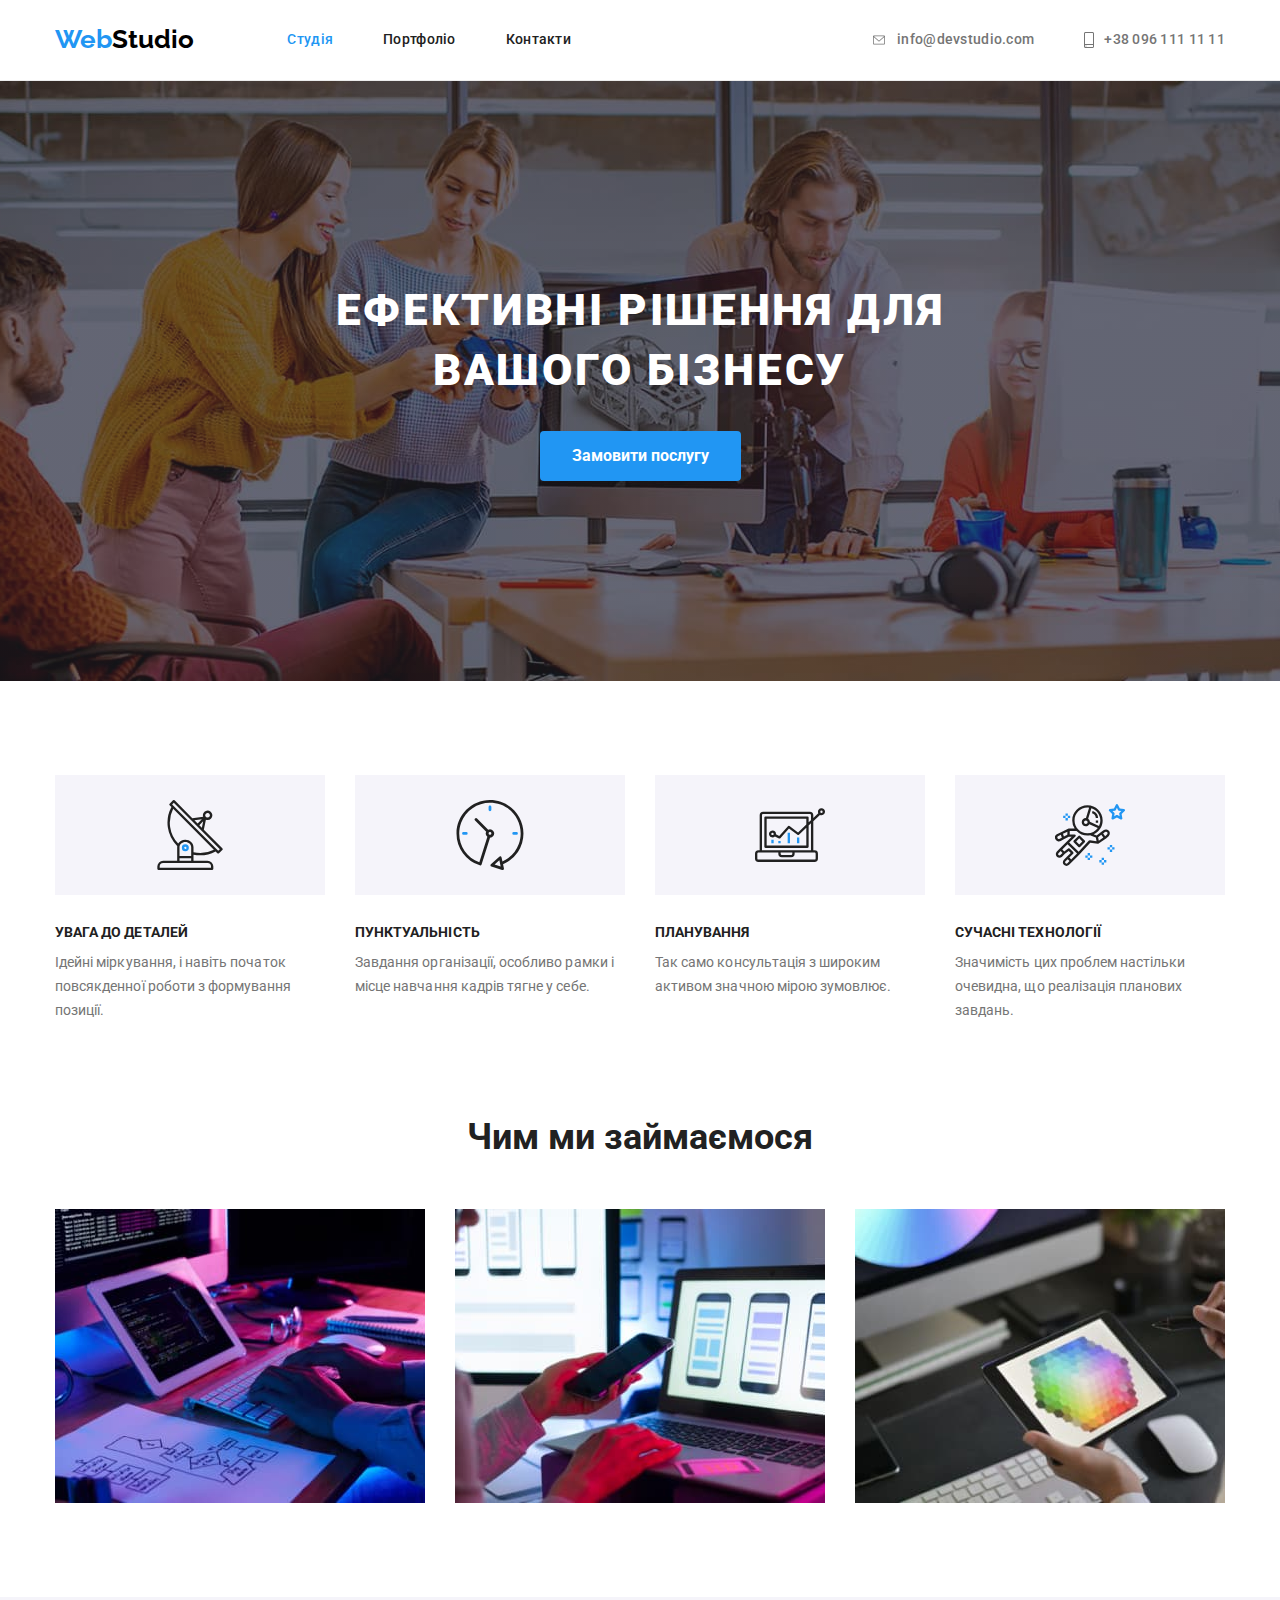
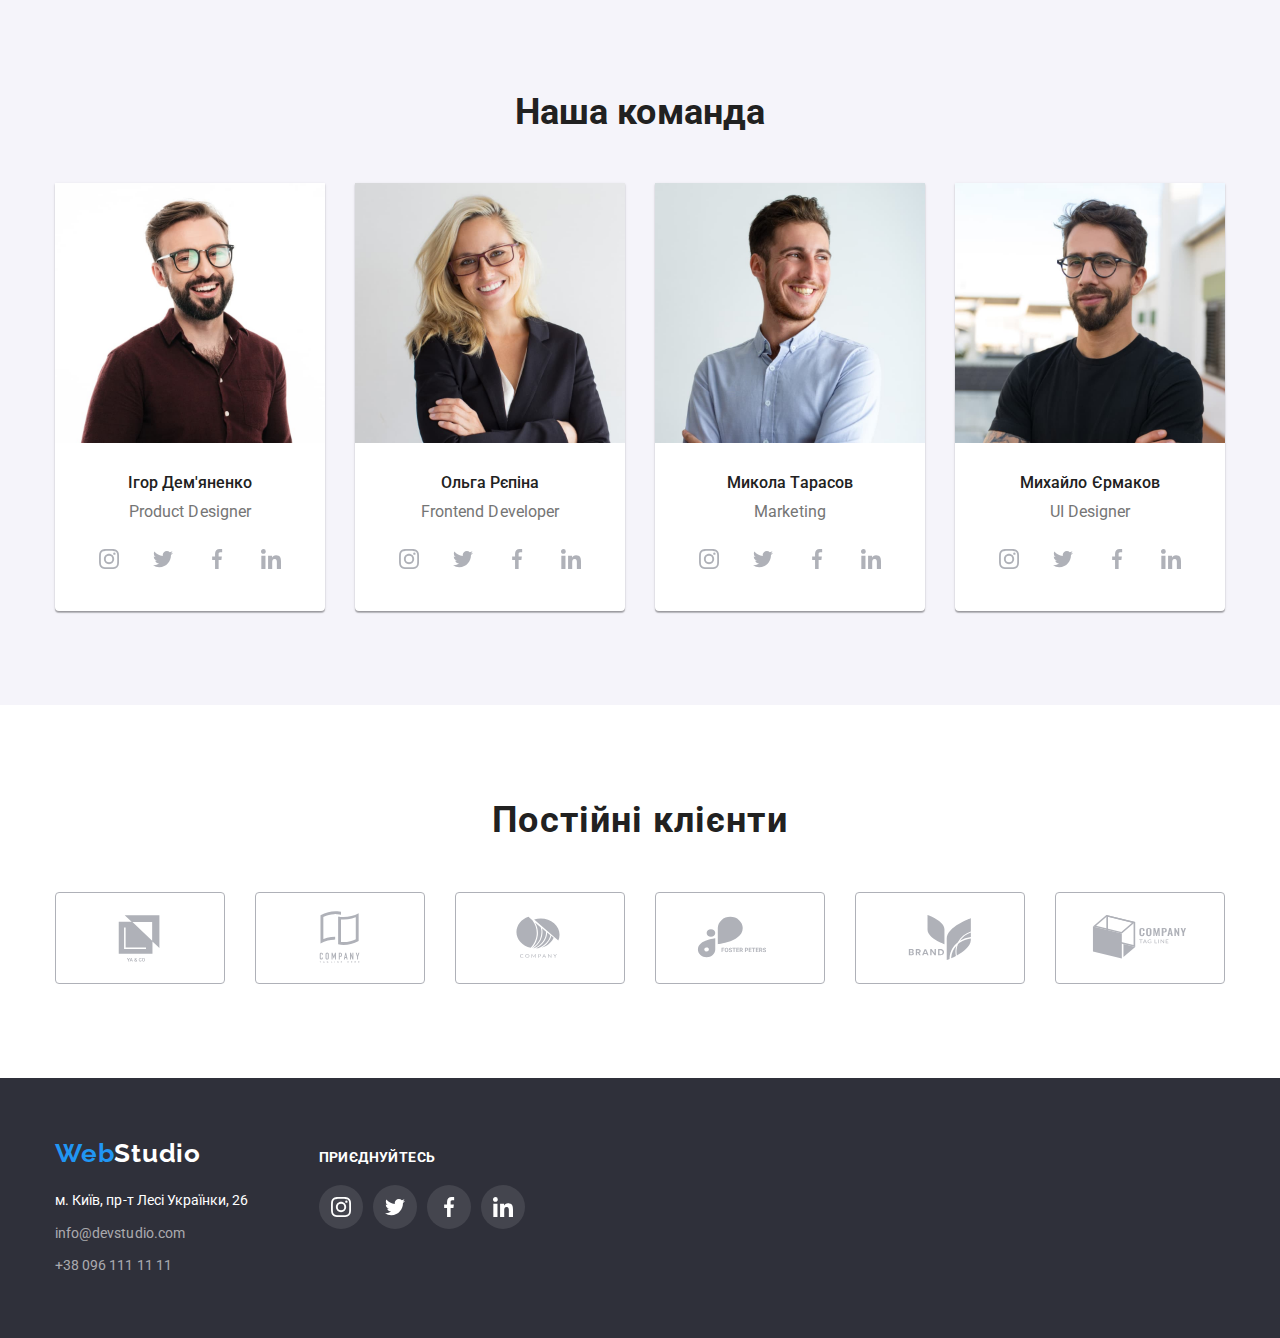
<file: index.html>
<!DOCTYPE html>
<html lang="uk">
  <head>
    <title>WebStudio</title>
    <link
      href="https://fonts.googleapis.com/css2?family=Raleway:wght@700&family=Roboto:wght@400;500;700;900&display=swap"
      rel="stylesheet"
    />
    <link
      rel="stylesheet"
      href="https://cdnjs.cloudflare.com/ajax/libs/modern-normalize/1.1.0/modern-normalize.min.css"
    />
    <link rel="stylesheet" href="./css/styles.css" />
    <meta charset="UTF-8" />
    <meta http-equiv="X-UA-Compatible" content="IE=edge" />
    <meta name="viewport" content="width=device-width, initial-scale=1.0" />
  </head>
  <body>
    <header class="header">
      <div class="container main-nav vertical">
        <a href="./index.html" class="logo"><span>Web</span>Studio</a>
        <nav class="site-nav">
          <ul class="site-nav list">
            <li class="menu"><a href="./index.html" class="link current">Студія</a></li>
            <li class="menu"><a href="./portfolio.html" class="link">Портфоліо</a></li>
            <li class="menu"><a href="" class="link">Контакти</a></li>
          </ul>
        </nav>
        <ul class="list-contact">
          <li class="menu">
            <a href="mailto:info@devstudio.com" class="contact link">
              <svg class="icon-contact" width="16" height="12">
                <use href="./images/icons.svg#icon-envelope-1"></use>
              </svg>
              info@devstudio.com</a
            >
          </li>
          <li class="menu">
            <a href="tel:+380961111111" class="contact link">
              <svg class="icon-contact" width="10" height="16">
                <use href="./images/icons.svg#icon-smartphone-1"></use></svg
              >+38 096 111 11 11</a
            >
          </li>
        </ul>
      </div>
    </header>
    <main>
      <section class="section overlay hero">
        <div class="container vertical">
          <h1 class="hero-title">
            Ефективні рішення для <br />
            вашого бізнесу
          </h1>
          <button type="button" class="main-btn">Замовити послугу</button>
        </div>
      </section>

      <section class="section features">
        <div class="container">
          <h2 class="visually-hidden">Переваги студії</h2>
          <ul class="feature list">
            <li class="feature-item">
              <div class="thumb">
                <svg width="70" height="70">
                  <use href="./images/icons.svg#icon-antenna-1"></use>
                </svg>
              </div>
              <h3 class="title">УВАГА ДО ДЕТАЛЕЙ</h3>
              <p class="text">
                Ідейні міркування, і навіть початок повсякденної роботи з формування позиції.
              </p>
            </li>

            <li class="feature-item">
              <div class="thumb">
                <svg width="70" height="70">
                  <use href="./images/icons.svg#icon-clock-1"></use>
                </svg>
              </div>
              <h3 class="title">ПУНКТУАЛЬНІСТЬ</h3>
              <p class="text">
                Завдання організації, особливо рамки і місце навчання кадрів тягне у себе.
              </p>
            </li>

            <li class="feature-item">
              <div class="thumb">
                <svg width="70" height="70">
                  <use href="./images/icons.svg#icon-diagram-1"></use>
                </svg>
              </div>
              <h3 class="title">ПЛАНУВАННЯ</h3>
              <p class="text">Так само консультація з широким активом значною мірою зумовлює.</p>
            </li>

            <li class="feature-item">
              <div class="thumb">
                <svg width="70" height="70">
                  <use href="./images/icons.svg#icon-astronaut-1"></use>
                </svg>
              </div>
              <h3 class="title">СУЧАСНІ ТЕХНОЛОГІЇ</h3>
              <p class="text">
                Значимість цих проблем настільки очевидна, що реалізація планових завдань.
              </p>
            </li>
          </ul>
        </div>
      </section>

      <section class="section activity">
        <div class="container">
          <h2 class="section-title">Чим ми займаємося</h2>
          <ul class="work list">
            <li class="example">
              <img src="./images/1.jpg" alt="процес написання коду" width="370" />
            </li>
            <li class="example">
              <img src="./images/2.jpg" alt="процес створення макету додатку" width="370" />
            </li>
            <li class="example">
              <img src="./images/3.jpg" alt="обрання кольорової гами" width="370" />
            </li>
          </ul>
        </div>
      </section>

      <section class="section team">
        <div class="container">
          <h2 class="team-title">Наша команда</h2>
          <ul class="member list">
            <li class="unit">
              <img class="unit-img" src="./images/4.jpg" alt="чоловік в окулярах" width="270" />
              <div class="position">
                <h3 class="name">Ігор Дем'яненко</h3>
                <p class="job">Product Designer</p>

                <ul class="team-social list">
                  <li class="social-item">
                    <a href="" class="network link">
                      <svg class="icon-social" width="20" height="20">
                        <use href="./images/icons.svg#icon-instagram-1"></use>
                      </svg>
                    </a>
                  </li>

                  <li class="social-item">
                    <a href="" class="network link">
                      <svg class="icon-social" width="20" height="20">
                        <use href="./images/icons.svg#icon-twitter-1"></use>
                      </svg>
                    </a>
                  </li>
                  <li class="social-item">
                    <a href="" class="network link">
                      <svg class="icon-social" width="20" height="20">
                        <use href="./images/icons.svg#icon-facebook-1-1"></use>
                      </svg>
                    </a>
                  </li>
                  <li class="social-item">
                    <a href="" class="network link">
                      <svg class="icon-social" width="20" height="20">
                        <use href="./images/icons.svg#icon-linkedin-1"></use>
                      </svg>
                    </a>
                  </li>
                </ul>
              </div>
            </li>

            <li class="unit">
              <img class="unit-img" src="./images/5.jpg" alt="жінка в окулярах" width="270" />
              <div class="position">
                <h3 class="name">Ольга Рєпіна</h3>
                <p class="job">Frontend Developer</p>
                <ul class="team-social list">
                  <li class="social-item">
                    <a href="" class="network link">
                      <svg width="20" height="20">
                        <use href="./images/icons.svg#icon-instagram-1"></use>
                      </svg>
                    </a>
                  </li>

                  <li class="social-item">
                    <a href="" class="network link">
                      <svg width="20" height="20">
                        <use href="./images/icons.svg#icon-twitter-1"></use>
                      </svg>
                    </a>
                  </li>
                  <li class="social-item">
                    <a href="" class="network link">
                      <svg width="20" height="20">
                        <use href="./images/icons.svg#icon-facebook-1-1"></use>
                      </svg>
                    </a>
                  </li>
                  <li class="social-item">
                    <a href="" class="network link">
                      <svg width="20" height="20">
                        <use href="./images/icons.svg#icon-linkedin-1"></use>
                      </svg>
                    </a>
                  </li>
                </ul>
              </div>
            </li>

            <li class="unit">
              <img class="unit-img" src="./images/6.jpg" alt="чоловік посміхається" width="270" />
              <div class="position">
                <h3 class="name">Микола Тарасов</h3>
                <p class="job">Marketing</p>
                <ul class="team-social list">
                  <li class="social-item">
                    <a href="" class="network link">
                      <svg class="icon-social" width="20" height="20">
                        <use href="./images/icons.svg#icon-instagram-1"></use>
                      </svg>
                    </a>
                  </li>

                  <li class="social-item">
                    <a href="" class="network link">
                      <svg class="icon-social" width="20" height="20">
                        <use href="./images/icons.svg#icon-twitter-1"></use>
                      </svg>
                    </a>
                  </li>
                  <li class="social-item">
                    <a href="" class="network link">
                      <svg class="icon-social" width="20" height="20">
                        <use href="./images/icons.svg#icon-facebook-1-1"></use>
                      </svg>
                    </a>
                  </li>
                  <li class="social-item">
                    <a href="" class="network link">
                      <svg class="icon-social" width="20" height="20">
                        <use href="./images/icons.svg#icon-linkedin-1"></use>
                      </svg>
                    </a>
                  </li>
                </ul>
              </div>
            </li>

            <li class="unit">
              <img
                class="unit-img"
                src="./images/7.jpg"
                alt="чоловік зі схрещеними руками"
                width="270"
              />
              <div class="position">
                <h3 class="name">Михайло Єрмаков</h3>
                <p class="job">UI Designer</p>
                <ul class="team-social list">
                  <li class="social-item">
                    <a href="" class="network link">
                      <svg class="icon-social" width="20" height="20">
                        <use href="./images/icons.svg#icon-instagram-1"></use>
                      </svg>
                    </a>
                  </li>

                  <li class="social-item">
                    <a href="" class="network link">
                      <svg class="icon-social" width="20" height="20">
                        <use href="./images/icons.svg#icon-twitter-1"></use>
                      </svg>
                    </a>
                  </li>
                  <li class="social-item">
                    <a href="" class="network link">
                      <svg class="icon-social" width="20" height="20">
                        <use href="./images/icons.svg#icon-facebook-1-1"></use>
                      </svg>
                    </a>
                  </li>
                  <li class="social-item">
                    <a href="" class="network link">
                      <svg class="icon-social" width="20" height="20">
                        <use href="./images/icons.svg#icon-linkedin-1"></use>
                      </svg>
                    </a>
                  </li>
                </ul>
              </div>
            </li>
          </ul>
        </div>
      </section>

      <section class="section">
        <div class="container">
        <h2 class="clients-title">Постійні клієнти</h2>
         <ul class="clients list">
                  <li class="group">
                    <a href="" class="logo-group">
                      <svg class="" width="106" height="60">
                        <use href="./images/icons.svg#icon-Logo"></use>
                      </svg>
                    </a>
                  </li>

                  <li class="group">
                    <a href="" class="logo-group">
                      <svg class="" width="106" height="60">
                        <use href="./images/icons.svg#icon-Logo-1"></use>
                      </svg>
                    </a>
                  </li>
                  <li class="group">
                    <a href="" class="logo-group">
                      <svg class="" width="106" height="60">
                        <use href="./images/icons.svg#icon-Logo-2"></use>
                      </svg>
                    </a>
                  </li>
                  <li class="group">
                    <a href="" class="logo-group">
                      <svg class="" width="106" height="60">
                        <use href="./images/icons.svg#icon-Logo-6"></use>
                      </svg>
                    </a>
                  </li>
                  <li class="group">
                    <a href="" class="logo-group">
                      <svg class="" width="106" height="60">
                        <use href="./images/icons.svg#icon-Logo-4"></use>
                      </svg>
                    </a>
                  </li>
                  <li class="group">
                    <a href="" class="logo-group">
                      <svg class="" width="106" height="60">
                        <use href="./images/icons.svg#icon-Logo-5"></use>
                      </svg>
                    </a>
                  </li>
         </div>
      </section>
    </main>

    <footer class="footer">
      <div class="container vertical content-box">
        <div class="footer-start">
        <a href="./index.html" class="footer-logo"><span>Web</span>Studio</a>
        <address class="address">
          <span class="map">м. Київ, пр-т Лесі Українки, 26</span>
          <ul class="footer-contact">
            <li class="info">
              <a href="mailto:info@devstudio.com" class="link">info@devstudio.com</a>
            </li>
            <li class="info"><a href="tel:+380961111111" class="link">+38 096 111 11 11</a></li>
          </ul>
        </address>
      </div>

         <div class="footer-network">
        <p class="footer-join">Приєднуйтесь</p>
        <ul class="footer-social list">
                  <li class="social-icon">
                    <a href="" class="network-footer link">
                      <svg class="icon-social" width="20" height="20">
                        <use href="./images/icons.svg#icon-instagram-1"></use>
                      </svg>
                    </a>
                  </li>

                  <li class="social-icon">
                    <a href="" class="network-footer link">
                      <svg class="icon-social" width="20" height="20">
                        <use href="./images/icons.svg#icon-twitter-1"></use>
                      </svg>
                    </a>
                  </li>
                  <li class="social-icon">
                    <a href="" class="network-footer link">
                      <svg class="icon-social" width="20" height="20">
                        <use href="./images/icons.svg#icon-facebook-1-1"></use>
                      </svg>
                    </a>
                  </li>
                  <li class="social-icon">
                    <a href="" class="network-footer link">
                      <svg class="icon-social" width="20" height="20">
                        <use href="./images/icons.svg#icon-linkedin-1"></use>
                      </svg>
                    </a>
                  </li>
                </ul> 
          </div>  
      </div>
    </footer>
  </body>
</html>
</file>
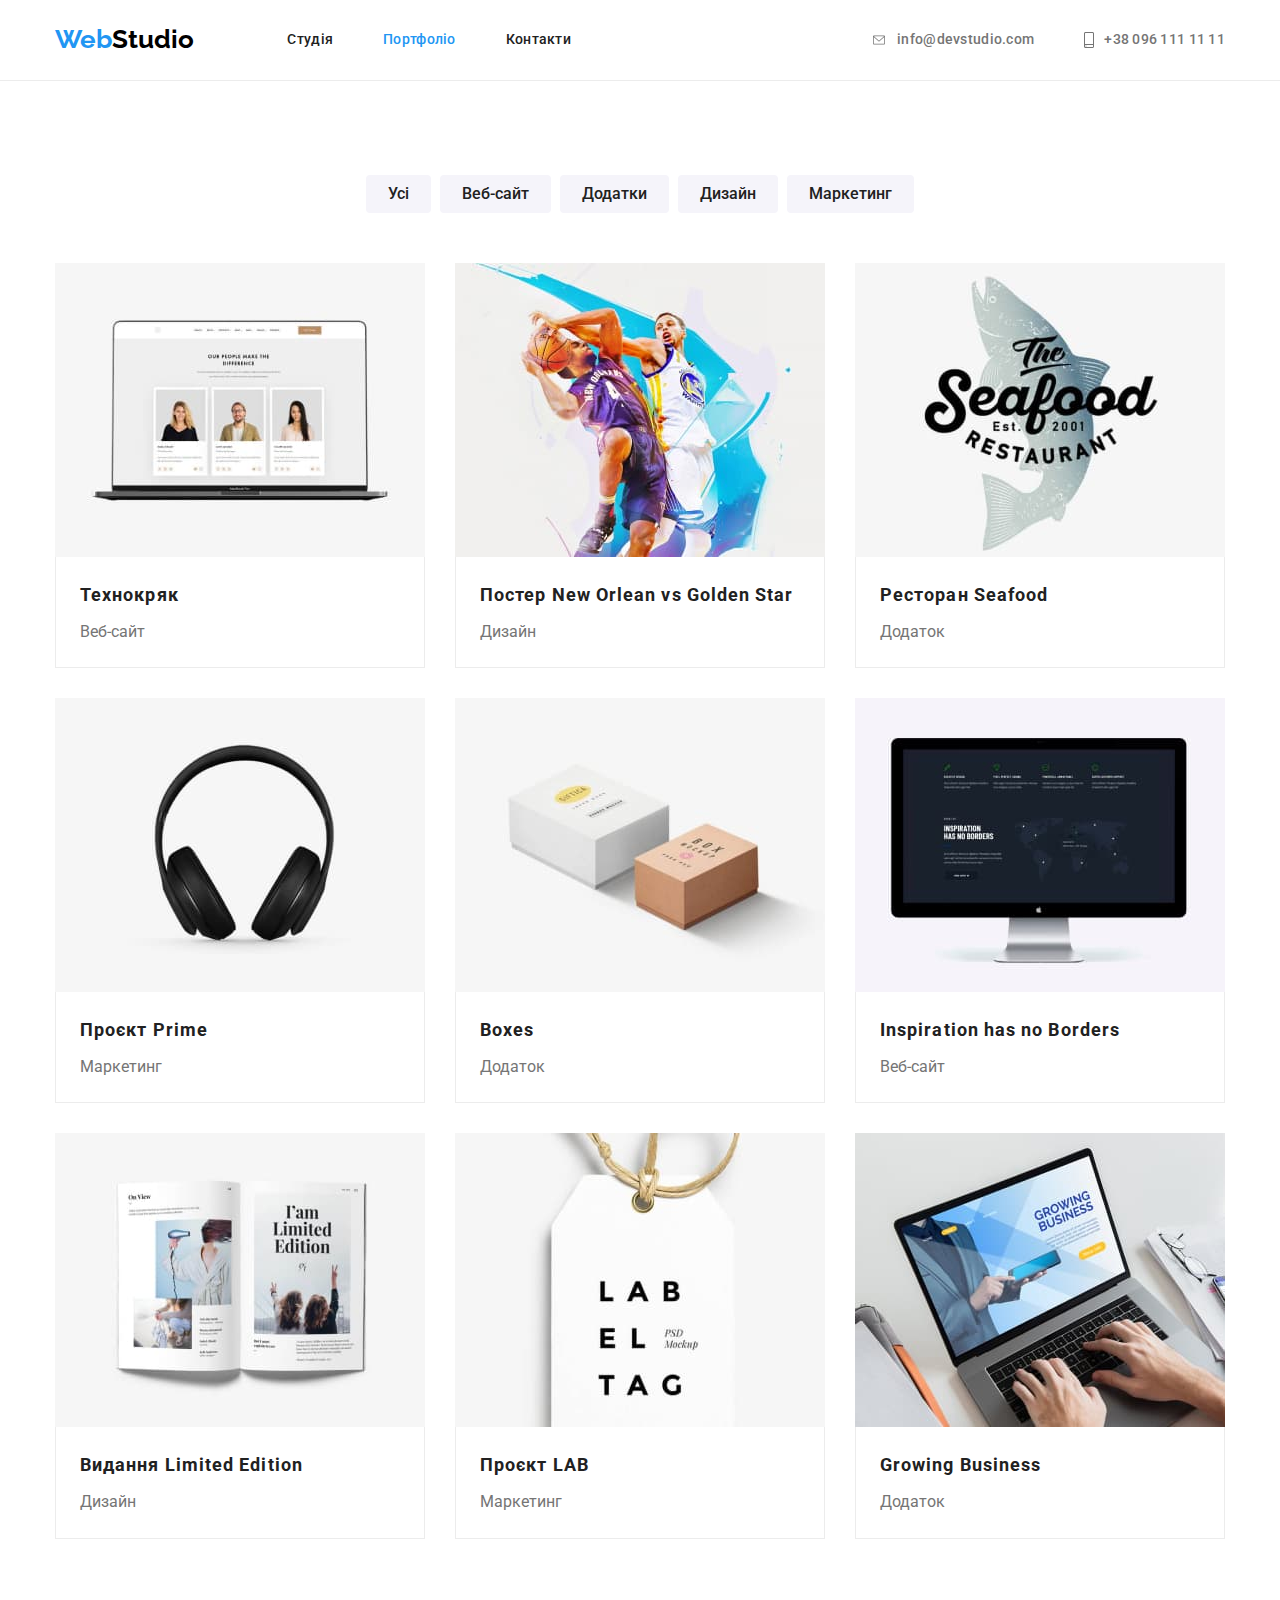
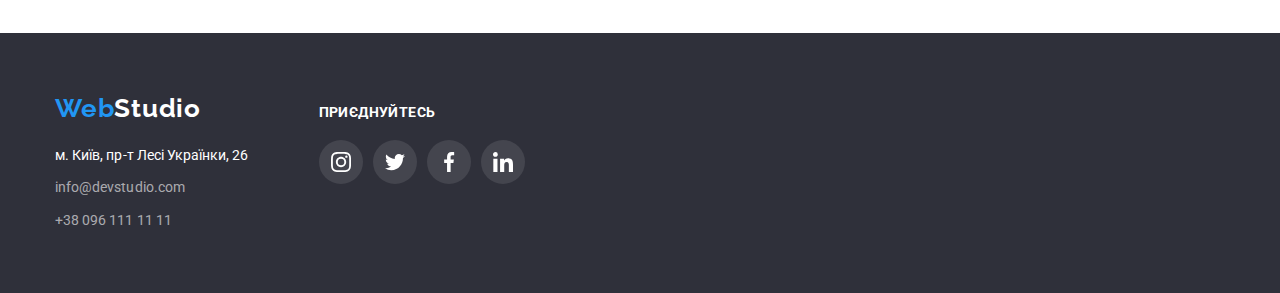
<file: portfolio.html>
<!DOCTYPE html>
<html lang="uk">
  <head>
    <title>Portfolio</title>
    <link
      href="https://fonts.googleapis.com/css2?family=Raleway:wght@700&family=Roboto:wght@400;500;700;900&display=swap"
      rel="stylesheet"
    />
    <link
      rel="stylesheet"
      href="https://cdnjs.cloudflare.com/ajax/libs/modern-normalize/1.1.0/modern-normalize.min.css"
    />
    <link rel="stylesheet" href="./css/styles.css" />
    <meta charset="UTF-8" />
    <meta http-equiv="X-UA-Compatible" content="IE=edge" />
    <meta name="viewport" content="width=device-width, initial-scale=1.0" />
  </head>
  <body>
    <header class="header">
      <div class="container main-nav vertical">
        <a href="./index.html" class="logo"><span>Web</span>Studio</a>
        <nav class="site-nav">
          <ul class="site-nav list">
            <li class="menu"><a href="./index.html" class="link">Студія</a></li>
            <li class="menu"><a href="./portfolio.html" class="link current">Портфоліо</a></li>
            <li><a href="" class="link">Контакти</a></li>
          </ul>
        </nav>
        <ul class="list-contact">
          <li class="menu">
            <a href="mailto:info@devstudio.com" class="contact link">
              <svg class="icon-contact" width="16" height="12">
                <use href="./images/icons.svg#icon-envelope-1"></use></svg
              >info@devstudio.com</a
            >
          </li>
          <li class="menu">
            <a href="tel:+380961111111" class="contact link"
              ><svg class="icon-contact" width="10" height="16">
                <use href="./images/icons.svg#icon-smartphone-1"></use></svg
              >+38 096 111 11 11</a
            >
          </li>
        </ul>
      </div>
    </header>

    <main>
      <h1 class="visually-hidden">Фільтр</h1>
      <section class="section">
        <div class="container">
          <ul class="filter list">
            <li class="filter-item"><button type="button" class="btn">Усі</button></li>
            <li class="filter-item"><button type="button" class="btn">Веб-сайт</button></li>
            <li class="filter-item"><button type="button" class="btn">Додатки</button></li>
            <li class="filter-item"><button type="button" class="btn">Дизайн</button></li>
            <li class="filter-item"><button type="button" class="btn">Маркетинг</button></li>
          </ul>

          <ul class="gallery">
            <li class="gallery-item">
              <a href="" class="gallery-link link">
                <div class="card-thumb">
                  <img src="./images/8.jpg" alt="ноутбук з відкритим сайтом" width="370" />
                </div>
                <div class="gallery-content">
                  <h2 class="project">Технокряк</h2>
                  <p class="item">Веб-сайт</p>
                </div>
              </a>
            </li>

            <li class="gallery-item">
              <a href="" class="gallery-link link">
                <div class="card-thumb">
                  <img src="./images/9.jpg" alt="постер з двома баскетболістами" width="370" />
                </div>
                <div class="gallery-content">
                  <h2 class="project">Постер New Orlean vs Golden Star</h2>
                  <p class="item">Дизайн</p>
                </div>
              </a>
            </li>

            <li class="gallery-item">
              <a href="" class="gallery-link link">
                <div class="card-thumb">
                  <img src="./images/10.jpg" alt="логотип ресторану" width="370" />
                </div>
                <div class="gallery-content">
                  <h2 class="project">Ресторан Seafood</h2>
                  <p class="item">Додаток</p>
                </div>
              </a>
            </li>

            <li class="gallery-item">
              <a href="" class="gallery-link link">
                <div class="card-thumb">
                  <img src="./images/11.jpg" alt="накладні навушники" width="370" />
                </div>
                <div class="gallery-content">
                  <h2 class="project">Проєкт Prime</h2>
                  <p class="item">Маркетинг</p>
                </div>
              </a>
            </li>

            <li class="gallery-item">
              <a href="" class="gallery-link link">
                <div class="card-thumb">
                  <img src="./images/12.jpg" alt="дві картонні коробки" width="370" />
                </div>
                <div class="gallery-content">
                  <h2 class="project">Boxes</h2>
                  <p class="item">Додаток</p>
                </div>
              </a>
            </li>

            <li class="gallery-item">
              <a href="" class="gallery-link link">
                <div class="card-thumb">
                  <img src="./images/13.jpg" alt="комп'ютерний монітор" width="370" />
                </div>
                <div class="gallery-content">
                  <h2 class="project">Inspiration has no Borders</h2>
                  <p class="item">Веб-сайт</p>
                </div>
              </a>
            </li>

            <li class="gallery-item">
              <a href="" class="gallery-link link">
                <div class="card-thumb">
                  <img src="./images/14.jpg" alt="розворот журналу" width="370" />
                </div>
                <div class="gallery-content">
                  <h2 class="project">Видання Limited Edition</h2>
                  <p class="item">Дизайн</p>
                </div>
              </a>
            </li>

            <li class="gallery-item">
              <a href="" class="gallery-link link">
                <div class="card-thumb">
                  <img src="./images/15.jpg" alt="лейбл" width="370" />
                </div>
                <div class="gallery-content">
                  <h2 class="project">Проєкт LAB</h2>
                  <p class="item">Маркетинг</p>
                </div>
              </a>
            </li>

            <li class="gallery-item">
              <a href="" class="gallery-link link">
                <div class="card-thumb">
                  <img src="./images/16.jpg" alt="людина набирає текст на клавіатурі" width="370" />
                </div>
                <div class="gallery-content">
                  <h2 class="project">Growing Business</h2>
                  <p class="item">Додаток</p>
                </div>
              </a>
            </li>
          </ul>
        </div>
      </section>
    </main>

    <footer class="footer">
      <div class="container vertical content-box">
        <div class="footer-start">
          <a href="./index.html" class="footer-logo"><span>Web</span>Studio</a>
          <address class="address">
            <span class="map">м. Київ, пр-т Лесі Українки, 26</span>
            <ul class="footer-contact">
              <li class="info">
                <a href="mailto:info@devstudio.com" class="link">info@devstudio.com</a>
              </li>
              <li class="info"><a href="tel:+380961111111" class="link">+38 096 111 11 11</a></li>
            </ul>
          </address>
        </div>

        <div class="footer-network">
          <h3 class="footer-join">ПРИЄДНУЙТЕСЬ</h3>
          <ul class="footer-social list">
            <li class="social-icon">
              <a href="" class="network-footer link">
                <svg class="icon-social" width="20" height="20">
                  <use href="./images/icons.svg#icon-instagram-1"></use>
                </svg>
              </a>
            </li>

            <li class="social-icon">
              <a href="" class="network-footer link">
                <svg class="icon-social" width="20" height="20">
                  <use href="./images/icons.svg#icon-twitter-1"></use>
                </svg>
              </a>
            </li>
            <li class="social-icon">
              <a href="" class="network-footer link">
                <svg class="icon-social" width="20" height="20">
                  <use href="./images/icons.svg#icon-facebook-1-1"></use>
                </svg>
              </a>
            </li>
            <li class="social-icon">
              <a href="" class="network-footer link">
                <svg class="icon-social" width="20" height="20">
                  <use href="./images/icons.svg#icon-linkedin-1"></use>
                </svg>
              </a>
            </li>
          </ul>
        </div>
      </div>
    </footer>
  </body>
</html>
</file>
<file: css/styles.css>
:root {
  --primary-text-color: #757575;
  --title-text-color: #212121;
  --primary-background: #ffffff;
  --secondary-background: #2f303a;
  --accent-color: #2196f3;
  --button-background: #f5f4fa;
  --button-active: #188ce8;
  --footer-contact: rgba(255, 255, 255, 0.6);
  --logo: #000000;
  --border-line: #ececec;
  --social-icon: #afb1b8;
  --portfolio-gap: 30px;
}

body {
  background-color: var(--primary-background);
  font-family: Roboto, sans-serif;
  letter-spacing: 0.003em;
}

h1,
h2,
h3,
p,
ul {
  margin: 0;
  padding: 0;
}

img {
  display: block;
  max-width: 100%;
  height: auto;
}

.visually-hidden {
  position: absolute;
  width: 1px;
  height: 1px;
  margin: -1px;
  border: 0;
  padding: 0;

  white-space: nowrap;
  clip-path: inset(100%);
  clip: rect(0 0 0 0);
  overflow: hidden;
}

.list,
.list-contact,
.footer-contact,
.gallery {
  list-style: none;
}

.link {
  text-decoration: none;
}

.section {
  padding-top: 94px;
  padding-bottom: 94px;
}

.header {
  border-bottom: 1px solid var(--border-line);
}

.container {
  width: 1200px;
  padding-left: 15px;
  padding-right: 15px;
  margin-left: auto;
  margin-right: auto;
}

.vertical {
  padding-top: 0px;
  padding-bottom: 0px;
}

/* Стили для index */

.logo {
  margin-right: 93px;
  color: var(--logo);
  font-family: Raleway, sans-serif;
  font-weight: 700;
  font-size: 26px;
  line-height: 1.2;
  text-decoration: none;
}

.logo span {
  color: var(--accent-color);
  font-family: Raleway, sans-serif;
  font-weight: 700;
  font-size: 26px;
  line-height: 1.2;
}

/* Навигация */

.main-nav {
  display: flex;
  align-items: center;
}

.site-nav {
  display: flex;
}

.site-nav .menu:not(:last-child) {
  margin-right: 50px;
}

.site-nav .link {
  display: block;
  padding-top: 32px;
  padding-bottom: 32px;
  color: var(--title-text-color);
  font-weight: 500;
  font-size: 14px;
  line-height: 1.14;
  letter-spacing: 0.02em;
}

.site-nav .link.current {
  color: var(--accent-color);
}

.site-nav .link:hover,
.site-nav .link:focus {
  color: var(--accent-color);
}

.list-contact {
  display: flex;
  align-items: center;
  margin-left: auto;
}

.list-contact .menu + .menu {
  margin-left: 50px;
}

.list-contact .link {
  display: flex;
  align-items: center;
  padding-top: 32px;
  padding-bottom: 32px;
  color: var(--primary-text-color);
  font-weight: 500;
  font-size: 14px;
  line-height: 1.14;
  letter-spacing: 0.02em;
}

.thumb {
  display: flex;
  justify-content: center;
  align-items: center;
  height: 120px;
  margin-bottom: 30px;
  background-color: var(--button-background);
}

.icon-contact {
  margin-right: 10px;
}

.contact {
  fill: var(--primary-text-color);
}

.contact:hover,
.contact:focus {
  color: var(--accent-color);
  fill: var(--accent-color);
}

/* Герой */

.hero {
  padding-top: 200px;
  padding-bottom: 200px;
  text-align: center;
  background-color: var(--secondary-background);
}

.overlay {
  max-width: 1600px;
  min-height: 600px;
  margin-left: auto;
  margin-right: auto;
  background-image: linear-gradient(to right, rgba(47, 48, 58, 0.4), rgba(47, 48, 58, 0.4)),
    url(../images/background.jpg);
  background-size: cover;
  background-position: center;
  background-repeat: no-repeat;
}

.hero-title {
  color: var(--primary-background);
  font-weight: 900;
  font-size: 44px;
  line-height: 1.36;
  letter-spacing: 0.06em;
  text-transform: uppercase;
  margin-bottom: 30px;
}

.main-btn {
  cursor: pointer;
  border-style: none;
  padding: 10px 32px;
  border-radius: 4px;
  background-color: var(--accent-color);
  color: var(--primary-background);
  font-family: inherit;
  font-weight: 700;
  font-size: 16px;
  line-height: 1.9;
}

.main-btn:hover,
.main-btn:focus {
  background-color: var(--button-active);
  box-shadow: 0px 4px 4px rgba(0, 0, 0, 0.15);
}

/* Особенности */

.activity {
  padding-top: 0;
}

.feature {
  display: flex;
}

.feature-item {
  width: 270px;
}

.feature .feature-item:not(:last-child) {
  margin-right: 30px;
}

.list .title {
  color: var(--title-text-color);
  font-weight: 700;
  font-size: 14px;
  line-height: 1.14;
  margin-bottom: 10px;
}

.list .text {
  color: var(--primary-text-color);
  font-size: 14px;
  line-height: 1.7;
}

.section-title {
  color: var(--title-text-color);
  font-weight: 700;
  font-size: 36px;
  line-height: 1.17;
  text-align: center;
  margin-bottom: 50px;
}

/* Команда */

.team {
  background-color: var(--button-background);
}

.work {
  display: flex;
}

.example:not(:last-child) {
  margin-right: 30px;
}

.member {
  display: flex;
}

.team-title {
  color: var(--title-text-color);
  font-weight: 700;
  font-size: 36px;
  line-height: 1.17;
  text-align: center;
  margin-bottom: 50px;
}

.position {
  padding-top: 30px;
  padding-bottom: 30px;
}

.unit {
  background-color: var(--primary-background);
  border-radius: 0px 0px 4px 4px;
  box-shadow: 0px 1px 3px rgba(0, 0, 0, 0.12), 0px 1px 1px rgba(0, 0, 0, 0.14),
    0px 2px 1px rgba(0, 0, 0, 0.2);
}

.unit:not(:last-child) {
  margin-right: 30px;
}

.unit .name {
  margin-bottom: 10px;
  color: var(--title-text-color);
  font-weight: 500;
  font-size: 16px;
  line-height: 1.19;
  text-align: center;
}

.unit .job {
  margin-bottom: 16px;
  color: var(--primary-text-color);
  font-size: 16px;
  line-height: 1.19;
  text-align: center;
}
.team-social {
  display: flex;
  justify-content: center;
}

.network {
  display: flex;
  justify-content: center;
  align-items: center;
  width: 44px;
  height: 44px;
  border-radius: 50%;
  fill: var(--social-icon);
}

.network:hover,
.network:focus {
  background-color: var(--accent-color);
  fill: var(--primary-background);
}

.social-item:not(:last-child) {
  margin-right: 10px;
}

/* Клиенты */

.clients-title {
  margin-bottom: 50px;
  color: var(--title-text-color);
  font-weight: 700;
  font-size: 36px;
  line-height: 1.2;
  text-align: center;
  letter-spacing: 0.03em;
}

.clients {
  display: flex;
}

.group:not(:last-child) {
  margin-right: 30px;
}

.logo-group {
  display: flex;
  justify-content: center;
  align-items: center;
  width: 170px;
  height: 92px;
  color: var(--social-icon);
  border: 1px solid currentColor;
  border-radius: 4px;
  fill: currentColor;
}

.logo-group:hover,
.logo-group:focus {
  color: var(--accent-color);
  border: 1px solid currentColor;
  fill: currentColor;
}
/* Подвал */

.footer {
  padding-top: 60px;
  padding-bottom: 60px;
  background-color: var(--secondary-background);
}

.footer-logo {
  display: inline-block;
  margin-bottom: 20px;
  color: var(--primary-background);
  font-family: Raleway, sans-serif;
  font-weight: 700;
  font-size: 26px;
  line-height: 1.19;
  letter-spacing: 0.03em;
  text-decoration: none;
}

.footer-logo span {
  color: var(--accent-color);
  font-family: Raleway, sans-serif;
  font-weight: 700;
  font-size: 26px;
  line-height: 1.19;
}

.address .map {
  display: inline-block;
  margin-bottom: 9px;
  color: var(--primary-background);
  font-size: 14px;
  font-style: normal;
  line-height: 1.7;
}

.footer-start {
  margin-right: 70px;
}

.footer-contact {
  display: flex;
  flex-direction: column;
}

.info:not(:last-child) {
  margin-bottom: 9px;
}

.footer-contact .link {
  color: var(--footer-contact);
  font-size: 14px;
  font-style: normal;
  line-height: 1.7;
}

.footer-contact .link:hover,
.footer-contact .link:focus {
  color: var(--accent-color);
}

.footer-join {
  margin-bottom: 20px;
  color: var(--primary-background);
  font-weight: 700;
  font-size: 14px;
  line-height: 1.1;
  letter-spacing: 0.03em;
  text-transform: uppercase;
}

.content-box {
  display: flex;
  align-items: baseline;
}

.footer-social {
  display: flex;
}

.network-footer {
  display: inline-block;
  text-align: center;
  width: 44px;
  height: 44px;
  padding: 12px;
  border-radius: 50%;
  fill: var(--primary-background);
  background-color: rgba(255, 255, 255, 0.1);
}

.network-footer:hover,
.network-footer:focus {
  fill: var(--primary-background);
  background-color: var(--accent-color);
}

.social-icon:not(:last-child) {
  margin-right: 10px;
}

/* Стили для портфолио */

.filter {
  display: flex;
  justify-content: center;
  margin-bottom: 50px;
}

.filter-item:not(:last-child) {
  margin-right: 9px;
}

.btn {
  cursor: pointer;
  border-style: none;
  padding: 6px 22px;
  border-radius: 4px;
  background-color: var(--button-background);
  color: var(--title-text-color);
  font-family: inherit;
  font-weight: 500;
  font-size: 16px;
  line-height: 1.6;
  text-align: center;
}

.btn:hover,
.btn:focus {
  background-color: var(--accent-color);
  color: var(--primary-background);
  box-shadow: 0px 4px 4px rgba(0, 0, 0, 0.25);
}

.gallery {
  display: flex;
  flex-wrap: wrap;
  margin-top: calc(-1 * var(--portfolio-gap));
  margin-left: calc(-1 * var(--portfolio-gap));
}

.gallery > .gallery-item {
  flex-basis: calc(100% / 3 - var(--portfolio-gap));
  margin-top: var(--portfolio-gap);
  margin-left: var(--portfolio-gap);
}

.gallery-content {
  padding: 20px 24px;
  border-bottom: 1px solid var(--border-line);
  border-right: 1px solid var(--border-line);
  border-left: 1px solid var(--border-line);
}

.gallery .project {
  margin-bottom: 4px;
  color: var(--title-text-color);
  font-weight: 700;
  font-size: 18px;
  line-height: 2;
  letter-spacing: 0.06em;
}

.gallery .item {
  color: var(--primary-text-color);
  font-size: 16px;
  line-height: 1.9;
}

.gallery-link:hover,
.gallery-link:focus {
  display: inline-block;
  box-shadow: 0px 4px 4px rgba(0, 0, 0, 0.25);
}
</file>
